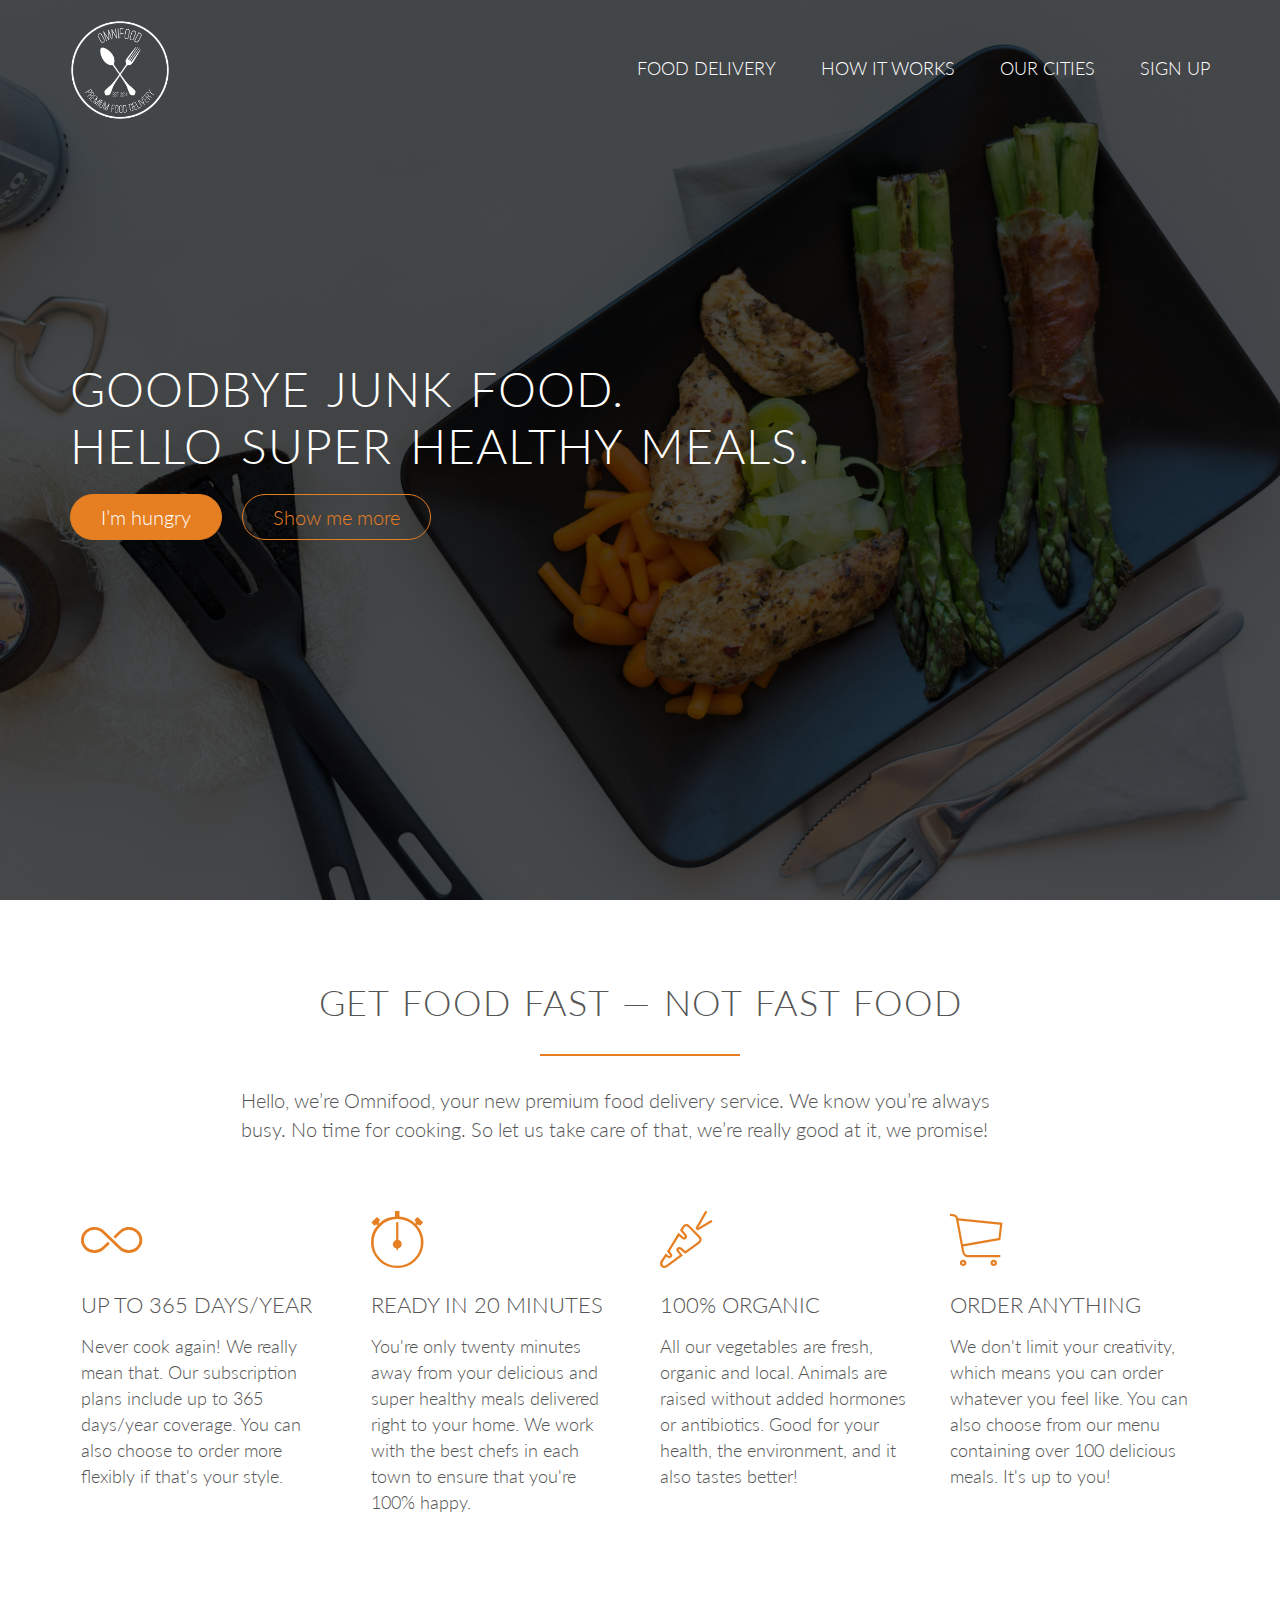
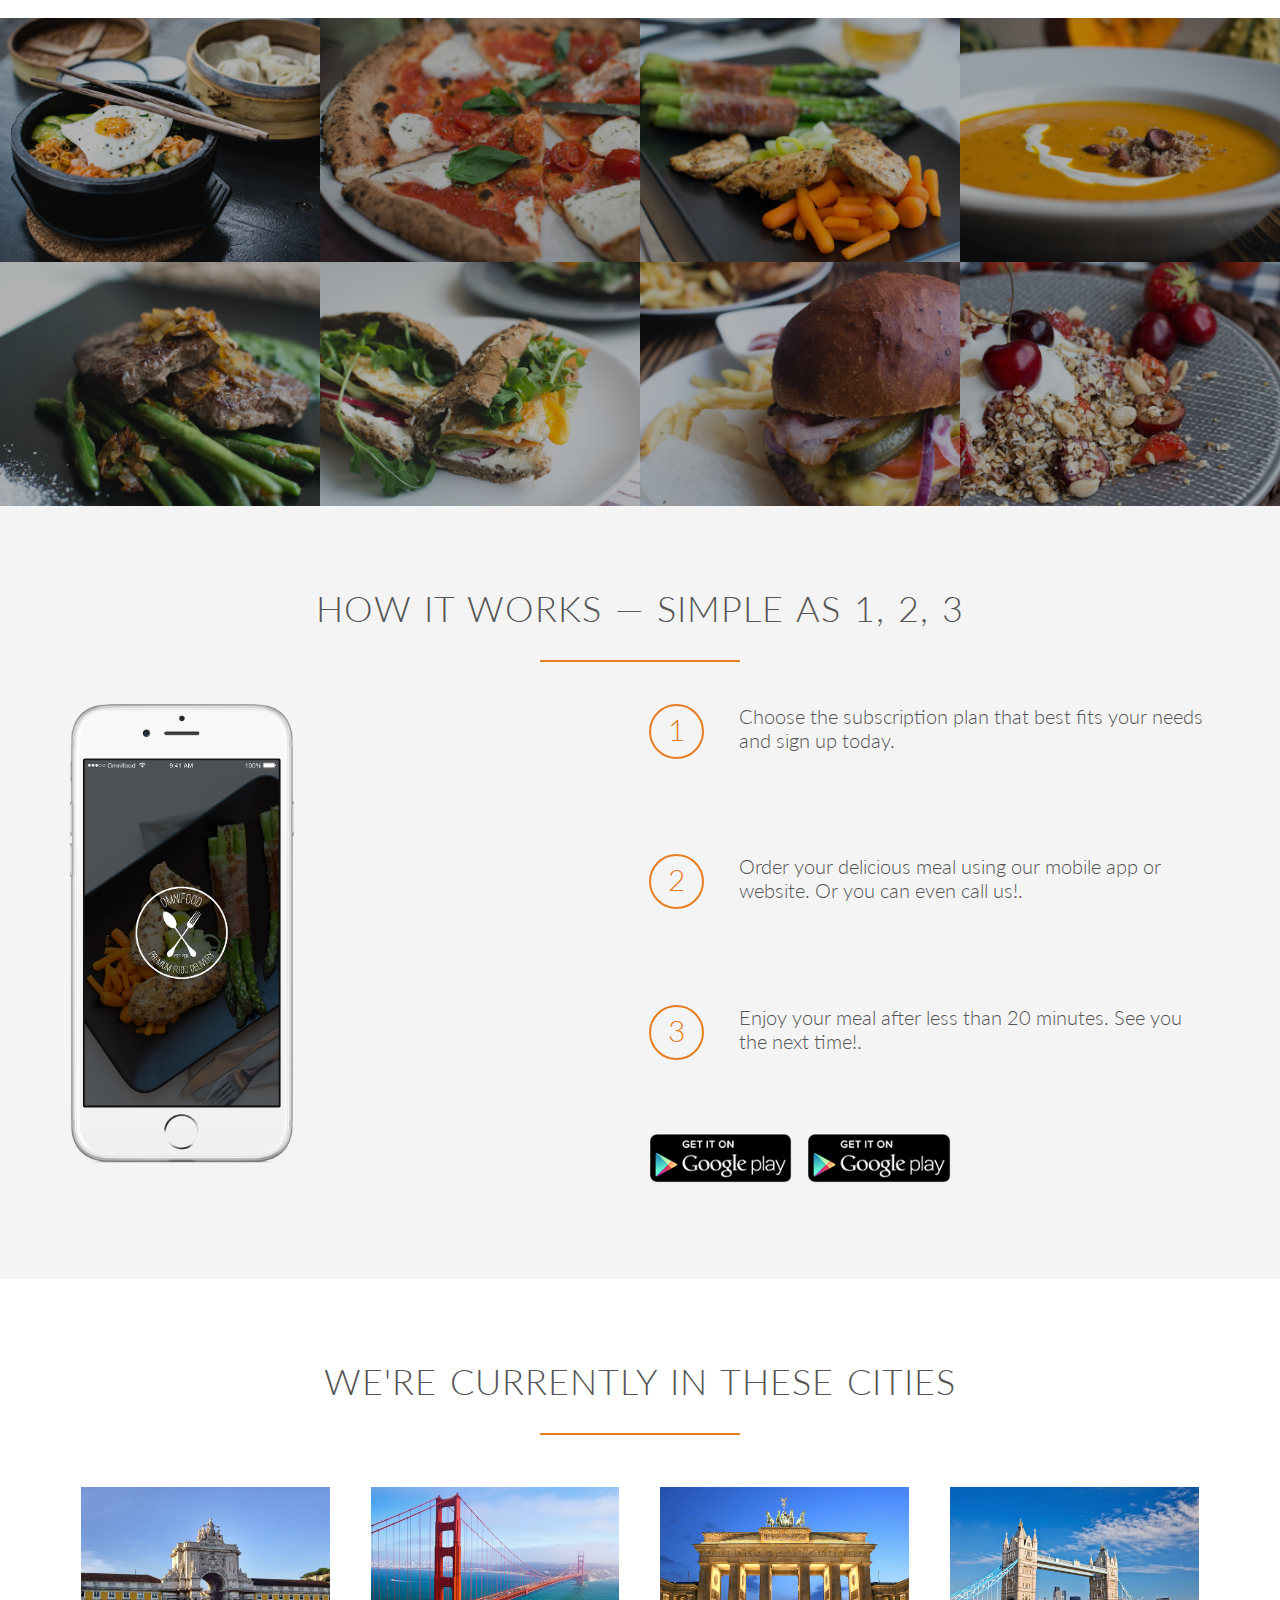
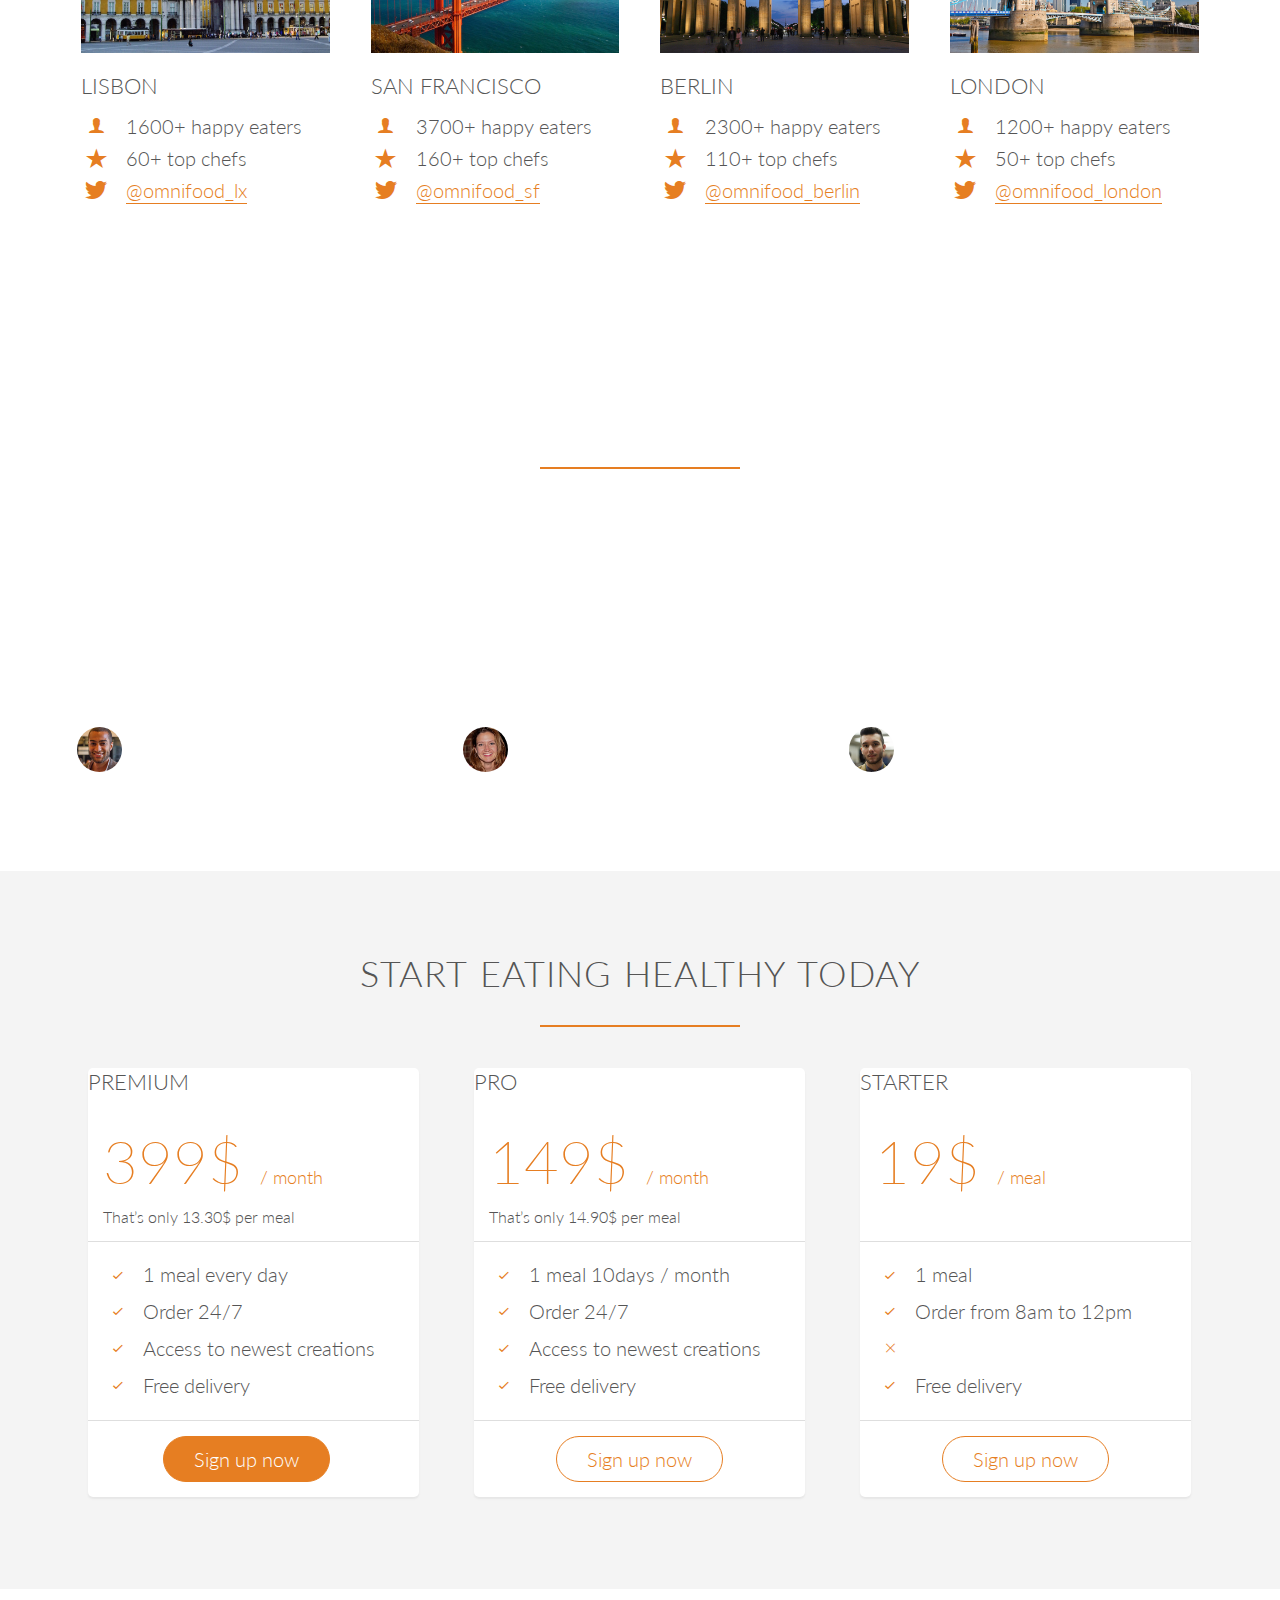
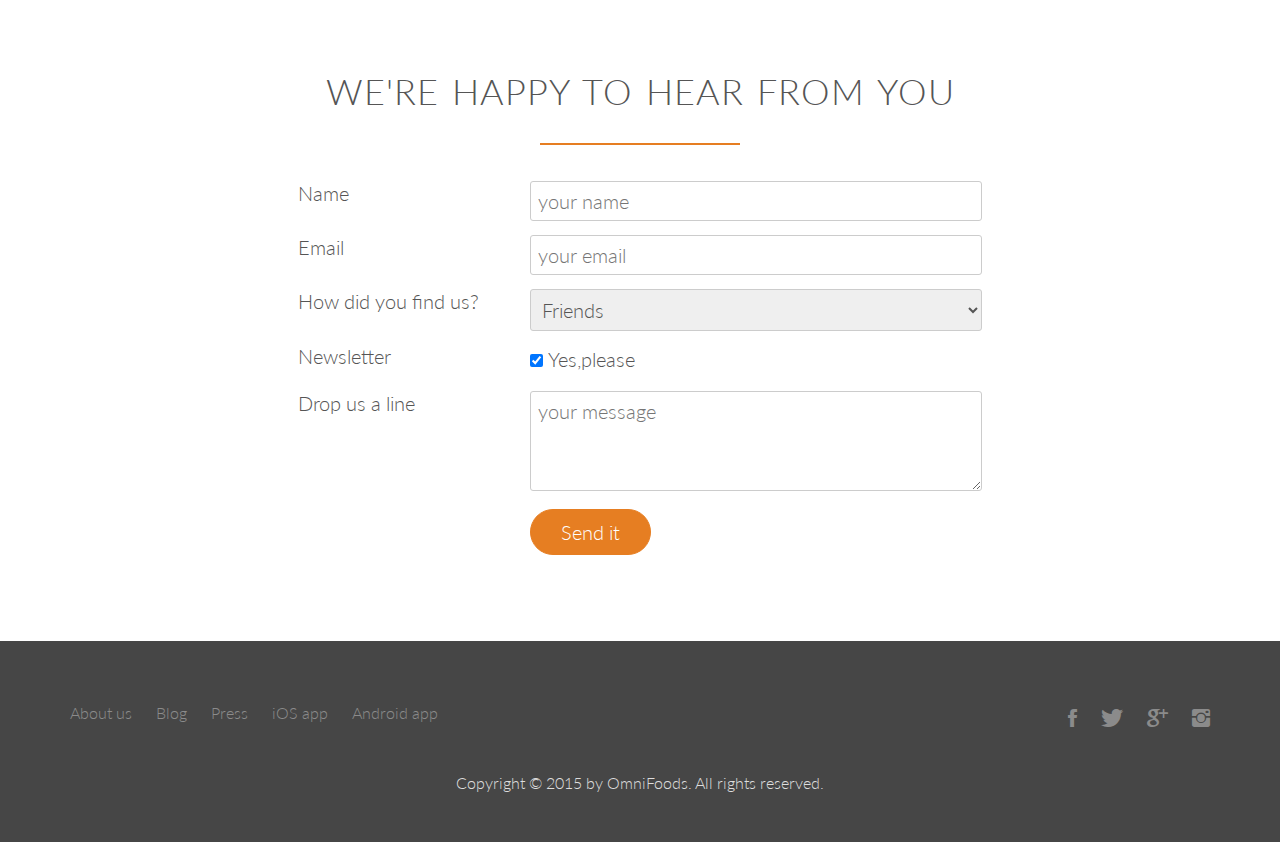
<file: index.html>
<!DOCTYPE html>
<html lang="en">
    <head>
        <meta name="viewport" content="width=device-width, initial-scale=1.0">
        <link rel="stylesheet" type="text/css" href="vendors/css/normalize.css">
        <link rel="stylesheet" type="text/css" href="vendors/css/grid.css">
        <link rel="stylesheet" type="text/css" href="vendors/css/ionicons.min.css">
        <link rel="stylesheet" type="text/css" href="resources/css/style.css">
        <link rel="stylesheet" type="text/css" href="resources/css/queries.css">
        <link href="https://fonts.googleapis.com/css2?family=Lato:ital,wght@0,100;0,300;0,400;1,300&display=swap" rel="stylesheet">
        <title>OmniFood</title>

        <script type="text/javascript">
        function scrollto(section){
            let elemnt = document.getElementById(section);
            elemnt.scrollIntoView({
                behavior: 'smooth'
            });
        }
        function openNav() {
            document.getElementById("mySidenav").style.width = "250px";
            LoadModalDiv();
        }
        function closeNav() {
            document.getElementById("mySidenav").style.width = "0";
            HideModalDiv();
        }
        function LoadModalDiv() {
            var bcgDiv = document.getElementById("modal-div");
            bcgDiv.style.display="block";
                if (bcgDiv != null){         
                    if (document.body.clientHeight > document.body.scrollHeight){
                        bcgDiv.style.height = document.body.clientHeight + "px";
                    }
                    else{
                        bcgDiv.style.height = document.body.scrollHeight + "px" ;
                    }
                    bcgDiv.style.width = "100%";
                }
        }
        function HideModalDiv(){
            var bcgDiv = document.getElementById("modal-div");
            bcgDiv.style.display="none";
        }
        </script>
    </head>
    <body>
        <div id="modal-div" onclick="HideModalDiv(); closeNav();"></div>
        <header>
            <nav>
                <div class="row">
                    <span class="open-side-nav" onclick="openNav()">&#9776;</span>
                    <div id="mySidenav" class="side-nav">
                        <a class="closebtn" onclick="closeNav()">&times;</a>
                        <a onclick="closeNav()" href="#">Food</a>
                        <a onclick="closeNav()" href="#">How</a>
                        <a onclick="closeNav()" href="#">Cities</a>
                        <a onclick="closeNav()" href="#">Sign</a>
                    </div>

                    <img src="resources/img/logo-white.png" alt="Omnifood logo" class="logo">
                    <ul class="main-nav">
                        <li><a href="#">Food delivery</a></li>
                        <li onmousedown="scrollto('how_it_works');"><a href="#">How it works</a></li>
                        <li onmousedown="scrollto('our_cities');"><a href="#">Our cities</a></li>
                        <li onmousedown="scrollto('sign_up');"><a href="#">Sign up</a></li>
                    </ul>
                </div>
            </nav>
            <div class="hero-text-box">
                <h1>Goodbye junk food.<br> Hello super healthy meals.</h1>
                <a class="btn btn-full" href="#">I’m hungry</a>
                <a class="btn btn-ghost" href="#">Show me more</a>
            </div>
            
        </header>
        
        <section class="section-features">
            <div class="row">
                <h2>Get food fast &mdash; not fast food</h2>
                <p class="long-copy">
                    Hello, we’re Omnifood, your new premium food delivery service. We know you’re always busy. No time for cooking. So let us take care of that, we’re really good at it, we promise!
                </p>
            </div>
            
            <div class="row">
                <div class="col span-1-of-4 box">
                    <i class="ion-ios-infinite-outline icon-big"></i>
                    <h3>Up to 365 days/year</h3>
                    <p>
                        Never cook again! We really mean that. Our subscription plans include up to 365 days/year coverage. You can also choose to order more flexibly if that's your style.
                    </p>
                </div>
                
                <div class="col span-1-of-4 box">
                    <i class="ion-ios-stopwatch-outline icon-big"></i>
                    <h3>Ready in 20 minutes</h3>
                    <p>
                        You're only twenty minutes away from your delicious and super healthy meals delivered right to your home. We work with the best chefs in each town to ensure that you're 100% happy.
                    </p>
                </div>
                
                <div class="col span-1-of-4 box">
                    <i class="ion-ios-nutrition-outline icon-big"></i>
                    <h3>100% organic</h3>
                    <p>
                       All our vegetables are fresh, organic and local. Animals are raised without added hormones or antibiotics. Good for your health, the environment, and it also tastes better!
                    </p>
                </div>
                
                <div class="col span-1-of-4 box">
                    <i class="ion-ios-cart-outline icon-big"></i>
                    <h3>Order anything</h3>
                    <p>
                        We don't limit your creativity, which means you can order whatever you feel like. You can also choose from our menu containing over 100 delicious meals. It's up to you!
                    </p>
                </div>
            </div>
        </section>
        
        <section class="section-meals">
            <ul class="meals-showcase clearfix">
                <li>
                    <figure class="meal-photo">
                        <img src="resources/img/1.jpg" alt="Korean bibimbap with egg and vegetables">
                    </figure>
                </li>
                <li>
                    <figure class="meal-photo">
                        <img src="resources/img/2.jpg" alt="Simple italian pizza with cherry tomatoes">
                    </figure>
                </li>
                <li>
                    <figure class="meal-photo">
                        <img src="resources/img/3.jpg" alt="Chicken breast steak with vegetables">
                    </figure>
                </li>
                <li>
                    <figure  class="meal-photo">
                        <img src="resources/img/4.jpg" alt="Autumn pumpkin soup">
                    </figure>
                </li>
            </ul>
            
            <ul class="meals-showcase clearfix">
                <li>
                    <figure class="meal-photo">
                        <img src="resources/img/5.jpg" alt="Paleo beef steak with vegetables">
                    </figure>
                </li>
                <li>
                    <figure class="meal-photo">
                        <img src="resources/img/6.jpg" alt="Healthy baguette with egg and vegetables">
                    </figure>
                </li>
                <li>
                    <figure class="meal-photo">
                        <img src="resources/img/7.jpg" alt="Burger with cheddar and bacon">
                    </figure>
                </li>
                <li>
                    <figure class="meal-photo">
                        <img src="resources/img/8.jpg" alt="Granola with cherries and strawberries">
                    </figure>
                </li>
            </ul>
        </section>
        
        <section class="section-steps" id="how_it_works">
            <div class="row">
                <h2>How it works &mdash; Simple as 1, 2, 3</h2>
            </div>
            <div class="row">
                <div class="col span-1-of-2">
                    <img src="resources/img/app-iPhone.png" alt="Omnifood app on iPhone" class="app-screen">
                </div>
                <div class="col span-1-of-2">
                    <div class="works-step">
                        <div>1</div>
                        <p>Choose the subscription plan that best fits your needs and sign up today.</p>
                    </div>
                </div>
                <div class="col span-1-of-2">
                    <div class="works-step">
                        <div>2</div>
                        <p>Order your delicious meal using our mobile app or website. Or you can even call us!.</p>
                    </div>
                </div>
                <div class="col span-1-of-2">
                    <div class="works-step">
                        <div>3</div>
                        <p>Enjoy your meal after less than 20 minutes. See you the next time!.</p>
                    </div>
                    
                    <a href="#" class="btn-app"><img src="resources/img/download-app-android.png" alt="app store button"></a>
                    <a href="#" class="btn-app"><img src="resources/img/download-app-android.png" alt="app store button"></a>
                </div>
            </div>
        </section>
        
        <section class="section-cities" id="our_cities">
            <div class="row">
                <h2>We're currently in these cities</h2>
            </div>
            <div class="row">
                <div class="col span-1-of-4 box">
                    <img src="resources/img/lisbon-3.jpg" alt="lisbon">
                    <h3>Lisbon</h3>
                    <div class="city-feature">
                    <i class="ion-ios-person icon-small"></i>
                    1600+ happy eaters
                    </div>
                    <div class="city-feature">
                    <i class="ion-ios-star icon-small"></i>
                    60+ top chefs
                    </div>
                    <div class="city-feature">
                    <i class="ion-social-twitter icon-small"></i>
                    <a href="#">@omnifood_lx</a>
                    </div>
                </div>
                
                <div class="col span-1-of-4 box">
                    <img src="resources/img/san-francisco.jpg" alt="San Francisco">
                    <h3>San Francisco</h3>
                    <div class="city-feature">
                    <i class="ion-ios-person icon-small"></i>
                    3700+ happy eaters
                    </div>
                    <div class="city-feature">
                    <i class="ion-ios-star icon-small"></i>
                    160+ top chefs
                    </div>
                    <div class="city-feature">
                    <i class="ion-social-twitter icon-small"></i>
                    <a href="#">@omnifood_sf</a>
                    </div>
                </div>
                
                <div class="col span-1-of-4 box">
                    <img src="resources/img/berlin.jpg" alt="berlin">
                    <h3>Berlin</h3>
                    <div class="city-feature">
                    <i class="ion-ios-person icon-small"></i>
                    2300+ happy eaters
                    </div>
                    <div class="city-feature">
                    <i class="ion-ios-star icon-small"></i>
                    110+ top chefs
                    </div>
                    <div class="city-feature">
                    <i class="ion-social-twitter icon-small"></i>
                    <a href="#">@omnifood_berlin</a>
                    </div>
                </div>
                
                <div class="col span-1-of-4 box">
                    <img src="resources/img/london.jpg" alt="london">
                    <h3>London</h3>
                    <div class="city-feature">
                    <i class="ion-ios-person icon-small"></i>
                    1200+ happy eaters
                    </div>
                    <div class="city-feature">
                    <i class="ion-ios-star icon-small"></i>
                    50+ top chefs
                    </div>
                    <div class="city-feature">
                    <i class="ion-social-twitter icon-small"></i>
                    <a href="#">@omnifood_london</a>
                    </div>
                </div>
            </div>
        </section>
        
        <section class="section-testimonials">
            <div class="row">
                <h2>Our customers can't live without us</h2>
            </div>
            <div class="row">
                <div class="col span-1-of-3">
                    <blockquote>
                        Omnifood is just awesome! I just launched a startup which leaves me with no time for cooking, so Omnifood is a life-saver. Now that I got used to it, I couldn't live without my daily meals!
                        
                        <cite><img src="resources/img/customer-1.jpg">Alberto Duncan</cite>
                    </blockquote>
                </div>
                
                <div class="col span-1-of-3">
                    <blockquote>
                        Inexpensive, healthy and great-tasting meals, delivered right to my home. We have lots of food delivery here in Lisbon, but no one comes even close to Omifood. Me and my family are so in love!
                        
                        <cite><img src="resources/img/customer-2.jpg">Joana Silva</cite>
                    </blockquote>
                </div>
                
                <div class="col span-1-of-3">
                    <blockquote>
                        I was looking for a quick and easy food delivery service in San Franciso. I tried a lot of them and ended up with Omnifood. Best food delivery service in the Bay Area. Keep up the great work!
                        
                        <cite><img src="resources/img/customer-3.jpg">Milton Chapman</cite>
                    </blockquote>
                </div>
            </div>
        </section>
        
        <section class="section-plans" id="sign_up">
            <div class="row">
                <h2>Start eating healthy today</h2>
            </div>
            <div class="row">
                <div class="col span-1-of-3">
                    <div class="plan-box">
                        <h3>Premium</h3>
                        <div>
                            <p class="plan-price">399$ <span>/ month</span></p>
                            <p class="plan-price-meal">That’s only 13.30$ per meal</p>
                        </div>    
                        <div>
                            <ul>
                                <li><i class="ion-ios-checkmark-empty icon-small"></i>1 meal every day</li>
                                <li><i class="ion-ios-checkmark-empty icon-small"></i>Order 24/7</li>
                                <li><i class="ion-ios-checkmark-empty icon-small"></i>Access to newest creations</li>
                                <li><i class="ion-ios-checkmark-empty icon-small"></i>Free delivery</li>
                            </ul>
                        </div>
                    <div>
                        <a href="#" class="btn btn-full">Sign up now</a>
                    </div>
                    </div>
                </div>
                
                <div class="col span-1-of-3">
                    <div class="plan-box">
                        <h3>Pro</h3>
                        <div>
                            <p class="plan-price">149$ <span>/ month</span></p>
                            <p class="plan-price-meal">That’s only 14.90$ per meal</p>
                        </div>
                        <div>
                            <ul>
                                <li><i class="ion-ios-checkmark-empty icon-small"></i>1 meal 10days / month</li>
                                <li><i class="ion-ios-checkmark-empty icon-small"></i>Order 24/7</li>
                                <li><i class="ion-ios-checkmark-empty icon-small"></i>Access to newest creations</li>
                                <li><i class="ion-ios-checkmark-empty icon-small"></i>Free delivery</li>
                            </ul>
                        </div>
                    <div>
                        <a href="#" class="btn btn-ghost">Sign up now</a>
                    </div>
                    </div>
                </div>
                
                <div class="col span-1-of-3">
                    <div class="plan-box">
                        <h3>Starter</h3>
                        <div>
                            <p class="plan-price">19$ <span>/ meal</span></p>
                            <p class="plan-price-meal">&nbsp;</p>
                        </div>
                        <div>
                            <ul>
                                <li><i class="ion-ios-checkmark-empty icon-small"></i>1 meal</li>
                                <li><i class="ion-ios-checkmark-empty icon-small"></i>Order from 8am to 12pm</li>
                                <li><i class="ion-ios-close-empty icon-small"></i></li>
                                <li><i class="ion-ios-checkmark-empty icon-small"></i>Free delivery</li>
                            </ul>
                        </div>
                    <div>
                        <a href="#" class="btn btn-ghost">Sign up now</a>
                    </div>
                    </div>
                </div>
            </div>
        </section>
        
        <section class="section-form">
            <div class="row">
                <h2>We're happy to hear from you</h2>
            </div>
            <div class="row">
                <form method="post" action="#" class="contact-form">
                    <div class="row">
                        <div class="col span-1-of-3">
                            <label for="name">Name</label>
                        </div>
                        <div class="col span-2-of-3">
                            <input type="text" name="name" id="name" placeholder="your name" required>
                        </div>
                    </div>
                    <div class="row">
                        <div class="col span-1-of-3">
                            <label for="email">Email</label>
                        </div>
                        <div class="col span-2-of-3">
                            <input type="email" name="email" id="email" placeholder="your email" required>
                        </div>
                    </div>
                    <div class="row">
                        <div class="col span-1-of-3">
                            <label for="find-us">How did you find us?</label>
                        </div>
                        <div class="col span-2-of-3">
                            <select name="find-us" id="find-us">
                                <option value="friends">Friends</option>
                                <option value="search">Search Engine</option>
                                <option value="ad">Advertisement</option>
                                <option value="other">Other way</option>
                            </select>
                        </div>
                    </div>
                     <div class="row">
                        <div class="col span-1-of-3">
                            <label>Newsletter</label>
                        </div>
                        <div class="col span-2-of-3">
                            <input type="checkbox" name="news" id="news" checked>Yes,please
                        </div>
                    </div>
                    <div class="row">
                        <div class="col span-1-of-3">
                            <label>Drop us a line</label>
                        </div>
                        <div class="col span-2-of-3">
                            <textarea name="message" placeholder="your message"></textarea>
                        </div>
                    </div>
                    <div class="row">
                        <div class="col span-1-of-3">
                            <label>&nbsp;</label>
                        </div>
                        <div class="col span-2-of-3">
                            <input type="submit" value="Send it">
                        </div>
                    </div>
                </form>
            </div>
        </section>
        
        <footer>
            <div class="row">
                <div class="col span-1-of-2">
                    <ul class="footer-nav">
                        <li><a href="#">About us</a></li>
                        <li><a href="#">Blog</a></li>
                        <li><a href="#">Press</a></li>
                        <li><a href="#">iOS app</a></li>
                        <li><a href="#">Android app</a></li>
                    </ul>
                </div>
                <div class="col span-1-of-2">
                    <ul class="social-links">
                        <li><a href="#"><i class="ion-social-facebook"></i></a></li>
                        <li><a href="#"><i class="ion-social-twitter"></i></a></li>
                        <li><a href="#"><i class="ion-social-googleplus"></i></a></li>
                        <li><a href="#"><i class="ion-social-instagram"></i></a></li>
                    </ul>
                </div>
            </div>
            <div class="row">
                <p>
                    Copyright &copy; 2015 by OmniFoods. All rights reserved.
                </p>
            </div>
        </footer>
        
    </body>
</html>
</file>
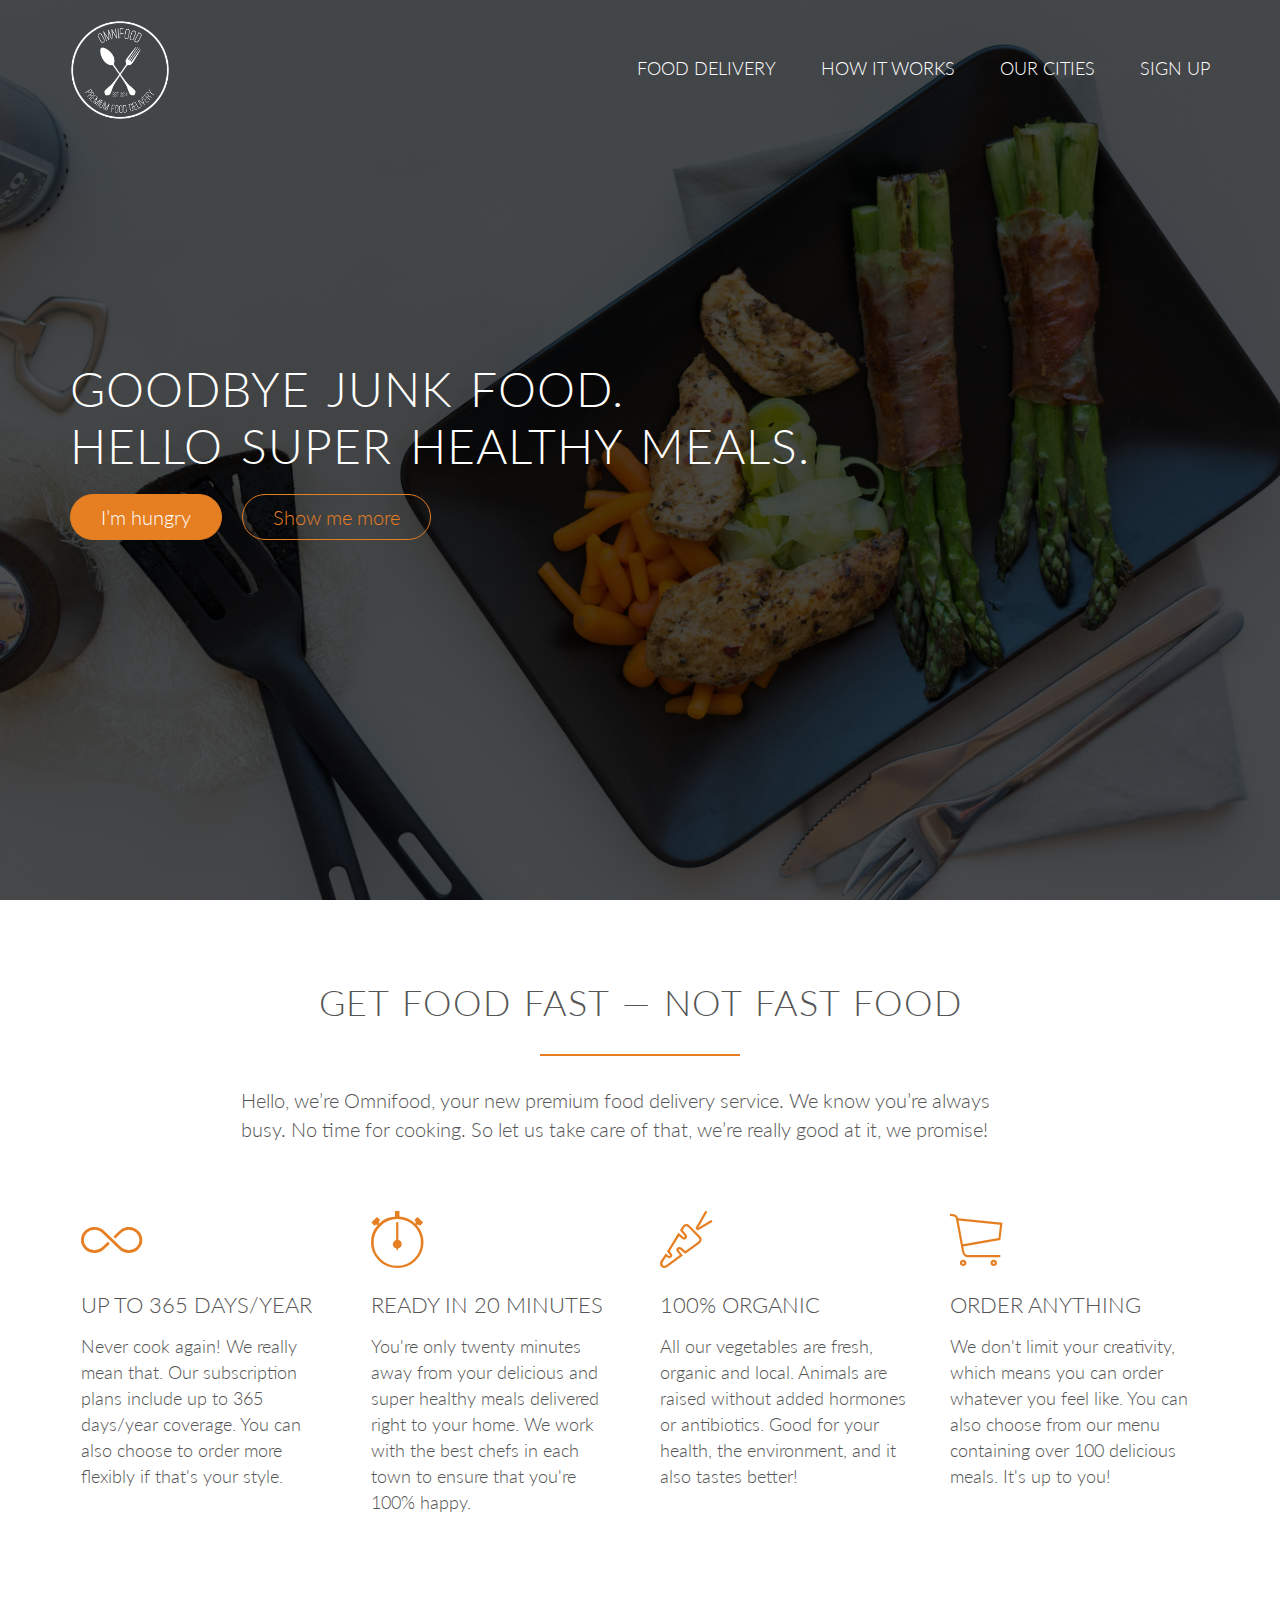
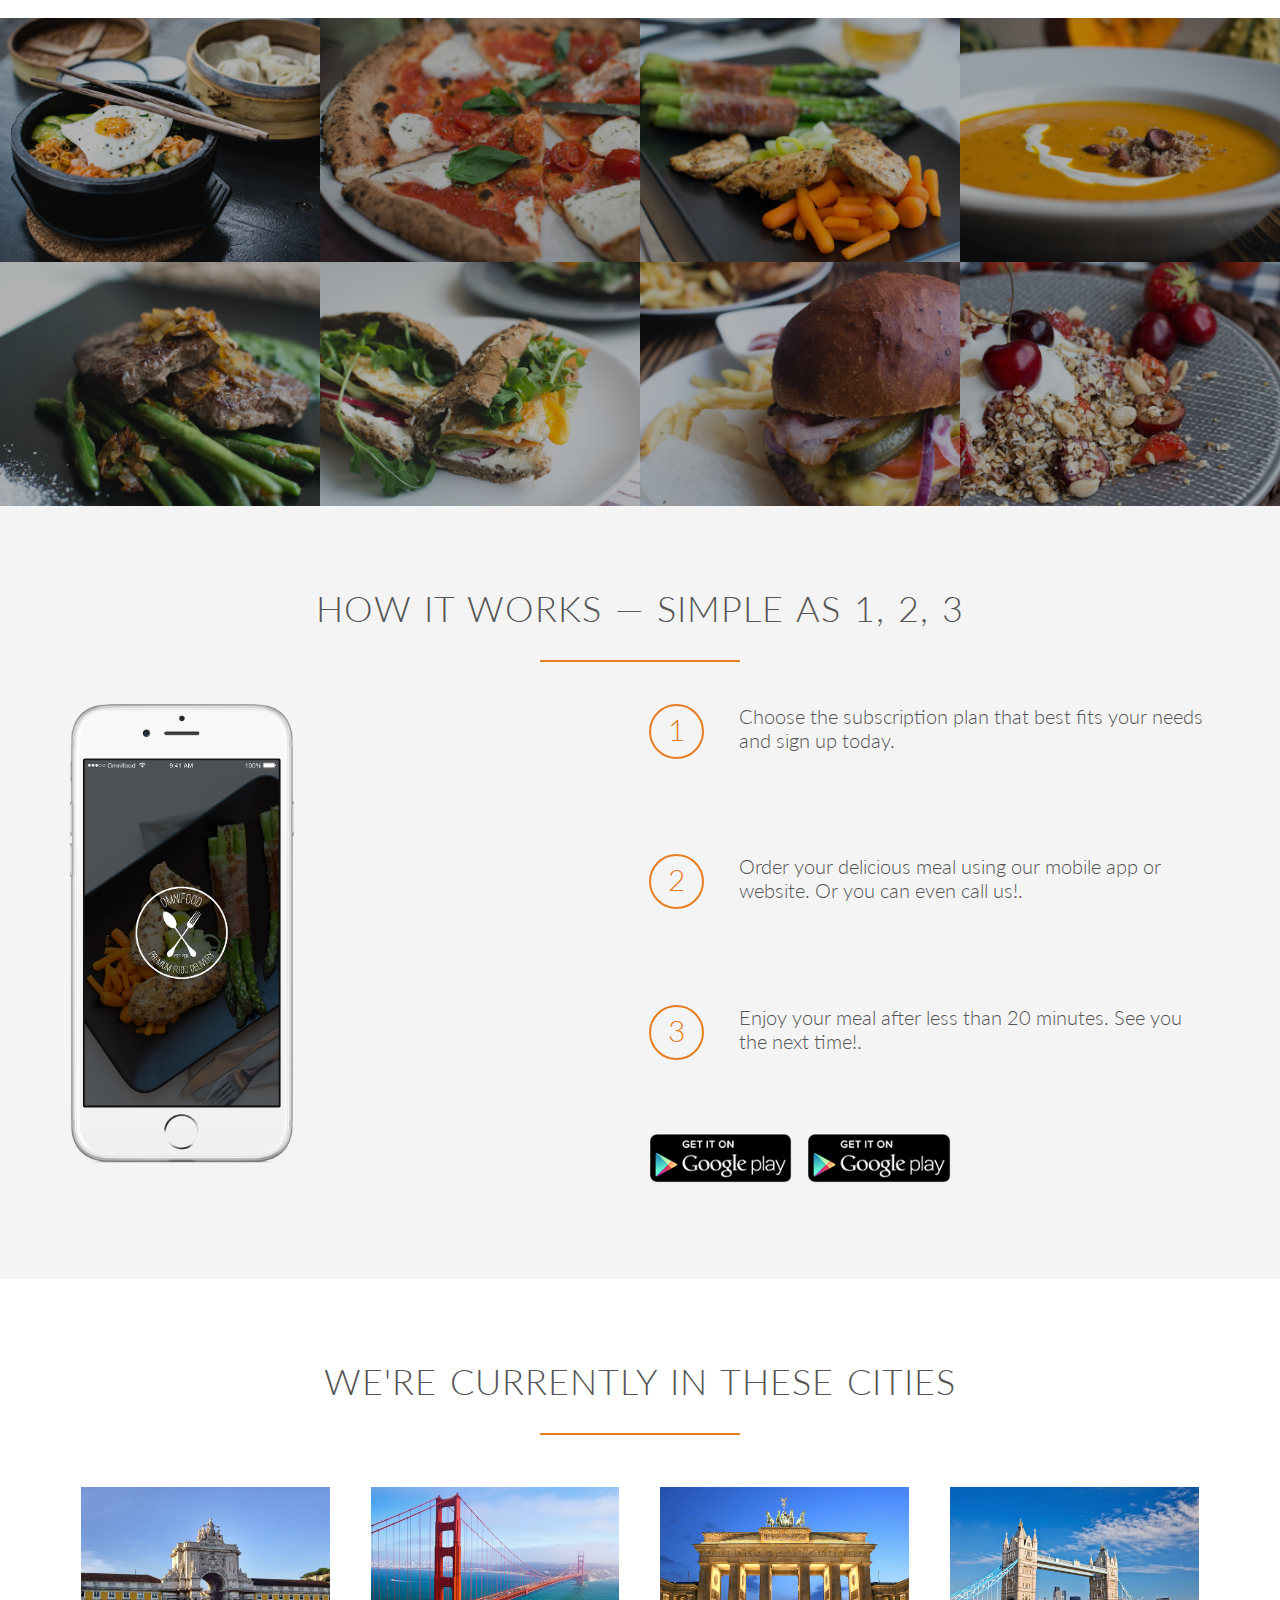
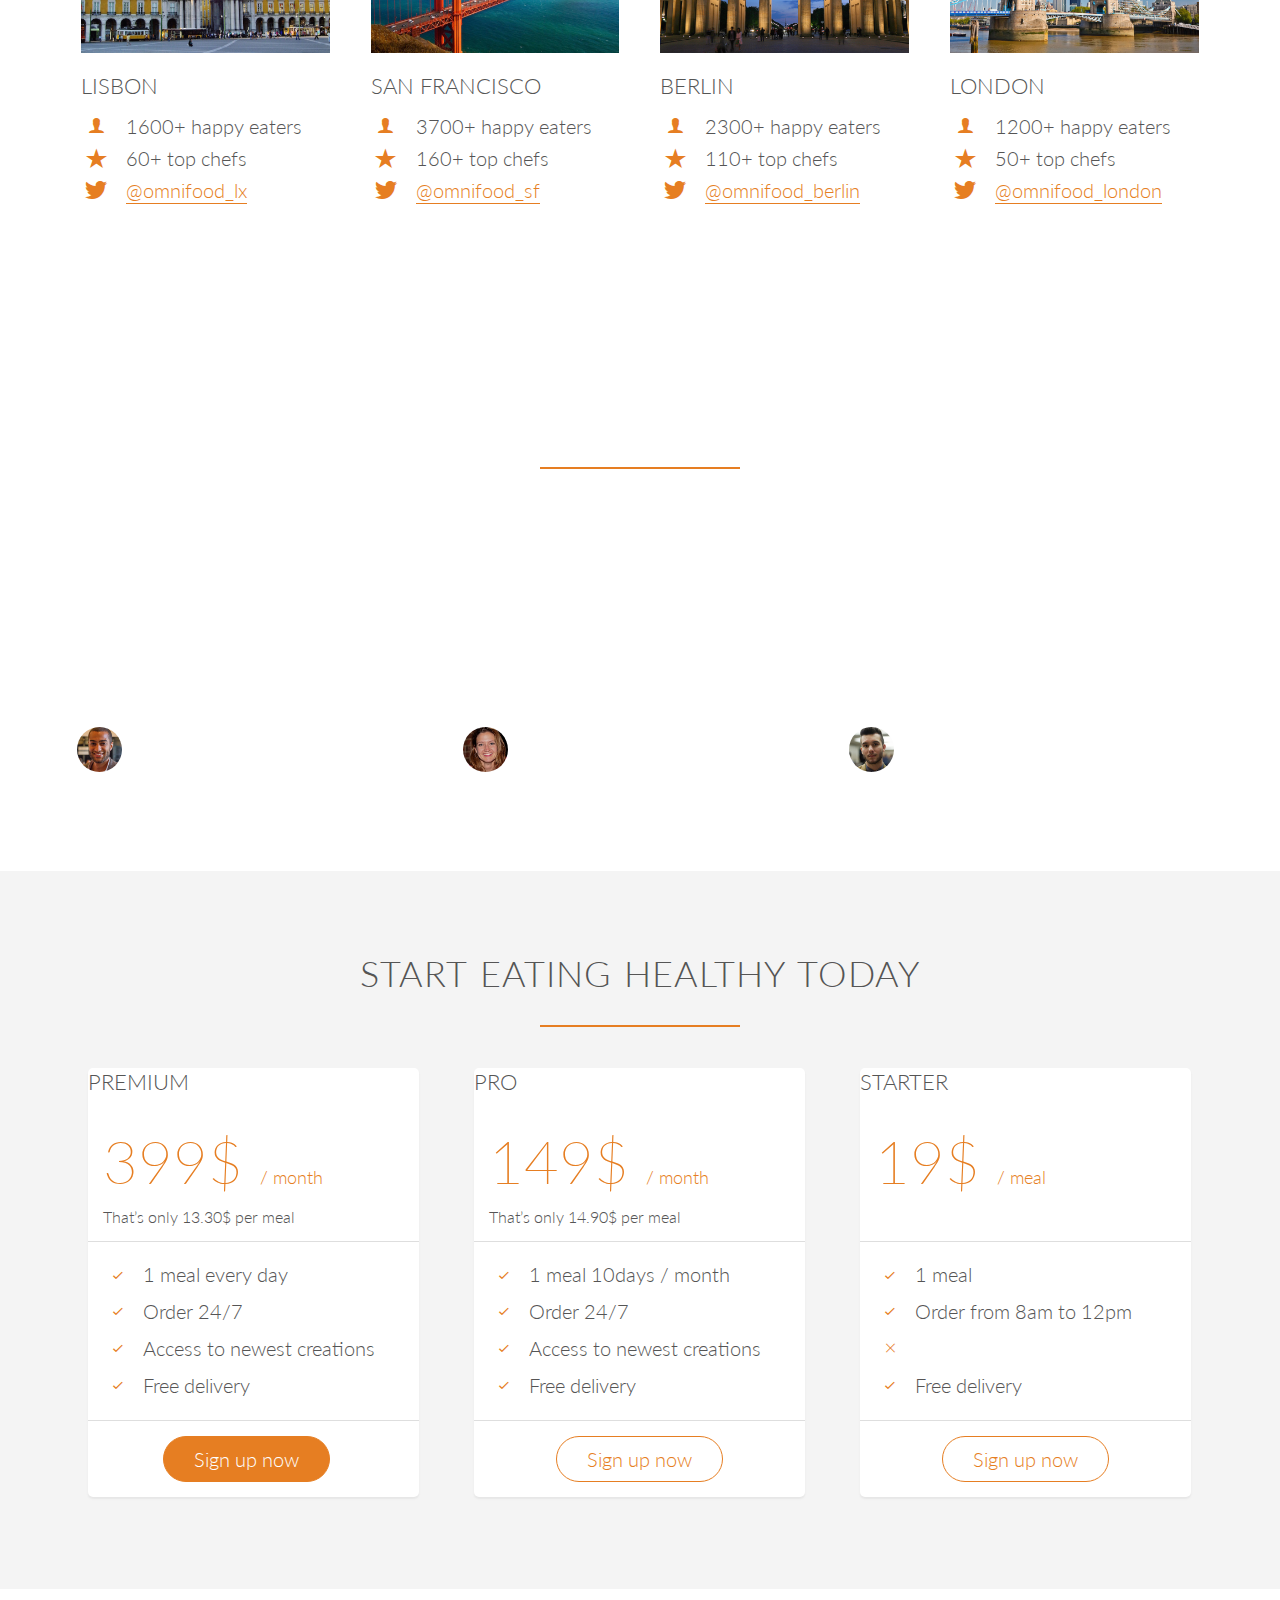
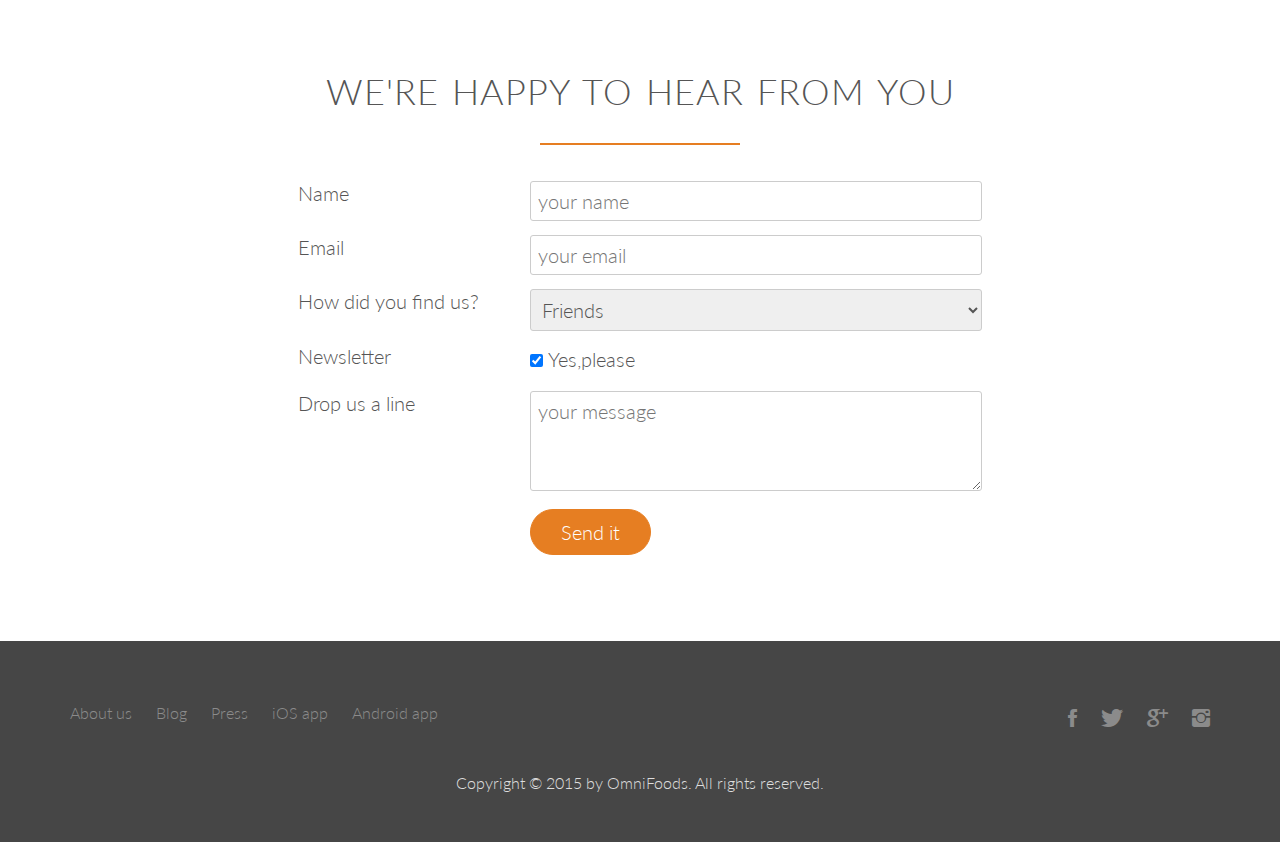
<file: index99.html>
<!DOCTYPE html>
<html lang="en">
    <head>
        <meta name="viewport" content="width=device-width, initial-scale=1.0">
        <link rel="stylesheet" type="text/css" href="vendors/css/normalize.css">
        <link rel="stylesheet" type="text/css" href="vendors/css/grid.css">
        <link rel="stylesheet" type="text/css" href="vendors/css/ionicons.min.css">
        <link rel="stylesheet" type="text/css" href="resources/css/style.css">
        <link rel="stylesheet" type="text/css" href="resources/css/queries.css">
        <link href="https://fonts.googleapis.com/css2?family=Lato:ital,wght@0,100;0,300;0,400;1,300&display=swap" rel="stylesheet">
        <title>OmniFood</title>

        <script type="text/javascript">
        function scrollto(section){
            let elemnt = document.getElementById(section);
            elemnt.scrollIntoView({
                behavior: 'auto'
            });
        }
        
        </script>
    </head>
    <body>
        <header>
            <nav>
                <div class="row">
                    <img src="resources/img/logo-white.png" alt="Omnifood logo" class="logo">
                    <ul class="main-nav">
                        <li><a href="#">Food delivery</a></li>
                        <li onmousedown="scrollto('how_it_works');"><a href="#">How it works</a></li>
                        <li onmousedown="scrollto('our_cities');"><a href="#">Our cities</a></li>
                        <li onmousedown="scrollto('sign_up');"><a href="#">Sign up</a></li>
                    </ul>
                </div>
            </nav>
            <div class="hero-text-box">
                <h1>Goodbye junk food.<br> Hello super healthy meals.</h1>
                <a class="btn btn-full" href="#">I’m hungry</a>
                <a class="btn btn-ghost" href="#">Show me more</a>
            </div>
            
        </header>
        
        <section class="section-features">
            <div class="row">
                <h2>Get food fast &mdash; not fast food</h2>
                <p class="long-copy">
                    Hello, we’re Omnifood, your new premium food delivery service. We know you’re always busy. No time for cooking. So let us take care of that, we’re really good at it, we promise!
                </p>
            </div>
            
            <div class="row">
                <div class="col span-1-of-4 box">
                    <i class="ion-ios-infinite-outline icon-big"></i>
                    <h3>Up to 365 days/year</h3>
                    <p>
                        Never cook again! We really mean that. Our subscription plans include up to 365 days/year coverage. You can also choose to order more flexibly if that's your style.
                    </p>
                </div>
                
                <div class="col span-1-of-4 box">
                    <i class="ion-ios-stopwatch-outline icon-big"></i>
                    <h3>Ready in 20 minutes</h3>
                    <p>
                        You're only twenty minutes away from your delicious and super healthy meals delivered right to your home. We work with the best chefs in each town to ensure that you're 100% happy.
                    </p>
                </div>
                
                <div class="col span-1-of-4 box">
                    <i class="ion-ios-nutrition-outline icon-big"></i>
                    <h3>100% organic</h3>
                    <p>
                       All our vegetables are fresh, organic and local. Animals are raised without added hormones or antibiotics. Good for your health, the environment, and it also tastes better!
                    </p>
                </div>
                
                <div class="col span-1-of-4 box">
                    <i class="ion-ios-cart-outline icon-big"></i>
                    <h3>Order anything</h3>
                    <p>
                        We don't limit your creativity, which means you can order whatever you feel like. You can also choose from our menu containing over 100 delicious meals. It's up to you!
                    </p>
                </div>
            </div>
        </section>
        
        <section class="section-meals">
            <ul class="meals-showcase clearfix">
                <li>
                    <figure class="meal-photo">
                        <img src="resources/img/1.jpg" alt="Korean bibimbap with egg and vegetables">
                    </figure>
                </li>
                <li>
                    <figure class="meal-photo">
                        <img src="resources/img/2.jpg" alt="Simple italian pizza with cherry tomatoes">
                    </figure>
                </li>
                <li>
                    <figure class="meal-photo">
                        <img src="resources/img/3.jpg" alt="Chicken breast steak with vegetables">
                    </figure>
                </li>
                <li>
                    <figure  class="meal-photo">
                        <img src="resources/img/4.jpg" alt="Autumn pumpkin soup">
                    </figure>
                </li>
            </ul>
            
            <ul class="meals-showcase clearfix">
                <li>
                    <figure class="meal-photo">
                        <img src="resources/img/5.jpg" alt="Paleo beef steak with vegetables">
                    </figure>
                </li>
                <li>
                    <figure class="meal-photo">
                        <img src="resources/img/6.jpg" alt="Healthy baguette with egg and vegetables">
                    </figure>
                </li>
                <li>
                    <figure class="meal-photo">
                        <img src="resources/img/7.jpg" alt="Burger with cheddar and bacon">
                    </figure>
                </li>
                <li>
                    <figure class="meal-photo">
                        <img src="resources/img/8.jpg" alt="Granola with cherries and strawberries">
                    </figure>
                </li>
            </ul>
        </section>
        
        <section class="section-steps" id="how_it_works">
            <div class="row">
                <h2>How it works &mdash; Simple as 1, 2, 3</h2>
            </div>
            <div class="row">
                <div class="col span-1-of-2">
                    <img src="resources/img/app-iPhone.png" alt="Omnifood app on iPhone" class="app-screen">
                </div>
                <div class="col span-1-of-2">
                    <div class="works-step">
                        <div>1</div>
                        <p>Choose the subscription plan that best fits your needs and sign up today.</p>
                    </div>
                </div>
                <div class="col span-1-of-2">
                    <div class="works-step">
                        <div>2</div>
                        <p>Order your delicious meal using our mobile app or website. Or you can even call us!.</p>
                    </div>
                </div>
                <div class="col span-1-of-2">
                    <div class="works-step">
                        <div>3</div>
                        <p>Enjoy your meal after less than 20 minutes. See you the next time!.</p>
                    </div>
                    
                    <a href="#" class="btn-app"><img src="resources/img/download-app-android.png" alt="app store button"></a>
                    <a href="#" class="btn-app"><img src="resources/img/download-app-android.png" alt="app store button"></a>
                </div>
            </div>
        </section>
        
        <section class="section-cities" id="our_cities">
            <div class="row">
                <h2>We're currently in these cities</h2>
            </div>
            <div class="row">
                <div class="col span-1-of-4 box">
                    <img src="resources/img/lisbon-3.jpg" alt="lisbon">
                    <h3>Lisbon</h3>
                    <div class="city-feature">
                    <i class="ion-ios-person icon-small"></i>
                    1600+ happy eaters
                    </div>
                    <div class="city-feature">
                    <i class="ion-ios-star icon-small"></i>
                    60+ top chefs
                    </div>
                    <div class="city-feature">
                    <i class="ion-social-twitter icon-small"></i>
                    <a href="#">@omnifood_lx</a>
                    </div>
                </div>
                
                <div class="col span-1-of-4 box">
                    <img src="resources/img/san-francisco.jpg" alt="San Francisco">
                    <h3>San Francisco</h3>
                    <div class="city-feature">
                    <i class="ion-ios-person icon-small"></i>
                    3700+ happy eaters
                    </div>
                    <div class="city-feature">
                    <i class="ion-ios-star icon-small"></i>
                    160+ top chefs
                    </div>
                    <div class="city-feature">
                    <i class="ion-social-twitter icon-small"></i>
                    <a href="#">@omnifood_sf</a>
                    </div>
                </div>
                
                <div class="col span-1-of-4 box">
                    <img src="resources/img/berlin.jpg" alt="berlin">
                    <h3>Berlin</h3>
                    <div class="city-feature">
                    <i class="ion-ios-person icon-small"></i>
                    2300+ happy eaters
                    </div>
                    <div class="city-feature">
                    <i class="ion-ios-star icon-small"></i>
                    110+ top chefs
                    </div>
                    <div class="city-feature">
                    <i class="ion-social-twitter icon-small"></i>
                    <a href="#">@omnifood_berlin</a>
                    </div>
                </div>
                
                <div class="col span-1-of-4 box">
                    <img src="resources/img/london.jpg" alt="london">
                    <h3>London</h3>
                    <div class="city-feature">
                    <i class="ion-ios-person icon-small"></i>
                    1200+ happy eaters
                    </div>
                    <div class="city-feature">
                    <i class="ion-ios-star icon-small"></i>
                    50+ top chefs
                    </div>
                    <div class="city-feature">
                    <i class="ion-social-twitter icon-small"></i>
                    <a href="#">@omnifood_london</a>
                    </div>
                </div>
            </div>
        </section>
        
        <section class="section-testimonials">
            <div class="row">
                <h2>Our customers can't live without us</h2>
            </div>
            <div class="row">
                <div class="col span-1-of-3">
                    <blockquote>
                        Omnifood is just awesome! I just launched a startup which leaves me with no time for cooking, so Omnifood is a life-saver. Now that I got used to it, I couldn't live without my daily meals!
                        
                        <cite><img src="resources/img/customer-1.jpg">Alberto Duncan</cite>
                    </blockquote>
                </div>
                
                <div class="col span-1-of-3">
                    <blockquote>
                        Inexpensive, healthy and great-tasting meals, delivered right to my home. We have lots of food delivery here in Lisbon, but no one comes even close to Omifood. Me and my family are so in love!
                        
                        <cite><img src="resources/img/customer-2.jpg">Joana Silva</cite>
                    </blockquote>
                </div>
                
                <div class="col span-1-of-3">
                    <blockquote>
                        I was looking for a quick and easy food delivery service in San Franciso. I tried a lot of them and ended up with Omnifood. Best food delivery service in the Bay Area. Keep up the great work!
                        
                        <cite><img src="resources/img/customer-3.jpg">Milton Chapman</cite>
                    </blockquote>
                </div>
            </div>
        </section>
        
        <section class="section-plans" id="sign_up">
            <div class="row">
                <h2>Start eating healthy today</h2>
            </div>
            <div class="row">
                <div class="col span-1-of-3">
                    <div class="plan-box">
                        <h3>Premium</h3>
                        <div>
                            <p class="plan-price">399$ <span>/ month</span></p>
                            <p class="plan-price-meal">That’s only 13.30$ per meal</p>
                        </div>    
                        <div>
                            <ul>
                                <li><i class="ion-ios-checkmark-empty icon-small"></i>1 meal every day</li>
                                <li><i class="ion-ios-checkmark-empty icon-small"></i>Order 24/7</li>
                                <li><i class="ion-ios-checkmark-empty icon-small"></i>Access to newest creations</li>
                                <li><i class="ion-ios-checkmark-empty icon-small"></i>Free delivery</li>
                            </ul>
                        </div>
                    <div>
                        <a href="#" class="btn btn-full">Sign up now</a>
                    </div>
                    </div>
                </div>
                
                <div class="col span-1-of-3">
                    <div class="plan-box">
                        <h3>Pro</h3>
                        <div>
                            <p class="plan-price">149$ <span>/ month</span></p>
                            <p class="plan-price-meal">That’s only 14.90$ per meal</p>
                        </div>
                        <div>
                            <ul>
                                <li><i class="ion-ios-checkmark-empty icon-small"></i>1 meal 10days / month</li>
                                <li><i class="ion-ios-checkmark-empty icon-small"></i>Order 24/7</li>
                                <li><i class="ion-ios-checkmark-empty icon-small"></i>Access to newest creations</li>
                                <li><i class="ion-ios-checkmark-empty icon-small"></i>Free delivery</li>
                            </ul>
                        </div>
                    <div>
                        <a href="#" class="btn btn-ghost">Sign up now</a>
                    </div>
                    </div>
                </div>
                
                <div class="col span-1-of-3">
                    <div class="plan-box">
                        <h3>Starter</h3>
                        <div>
                            <p class="plan-price">19$ <span>/ meal</span></p>
                            <p class="plan-price-meal">&nbsp;</p>
                        </div>
                        <div>
                            <ul>
                                <li><i class="ion-ios-checkmark-empty icon-small"></i>1 meal</li>
                                <li><i class="ion-ios-checkmark-empty icon-small"></i>Order from 8am to 12pm</li>
                                <li><i class="ion-ios-close-empty icon-small"></i></li>
                                <li><i class="ion-ios-checkmark-empty icon-small"></i>Free delivery</li>
                            </ul>
                        </div>
                    <div>
                        <a href="#" class="btn btn-ghost">Sign up now</a>
                    </div>
                    </div>
                </div>
            </div>
        </section>
        
        <section class="section-form">
            <div class="row">
                <h2>We're happy to hear from you</h2>
            </div>
            <div class="row">
                <form method="post" action="#" class="contact-form">
                    <div class="row">
                        <div class="col span-1-of-3">
                            <label for="name">Name</label>
                        </div>
                        <div class="col span-2-of-3">
                            <input type="text" name="name" id="name" placeholder="your name" required>
                        </div>
                    </div>
                    <div class="row">
                        <div class="col span-1-of-3">
                            <label for="email">Email</label>
                        </div>
                        <div class="col span-2-of-3">
                            <input type="email" name="email" id="email" placeholder="your email" required>
                        </div>
                    </div>
                    <div class="row">
                        <div class="col span-1-of-3">
                            <label for="find-us">How did you find us?</label>
                        </div>
                        <div class="col span-2-of-3">
                            <select name="find-us" id="find-us">
                                <option value="friends">Friends</option>
                                <option value="search">Search Engine</option>
                                <option value="ad">Advertisement</option>
                                <option value="other">Other way</option>
                            </select>
                        </div>
                    </div>
                     <div class="row">
                        <div class="col span-1-of-3">
                            <label>Newsletter</label>
                        </div>
                        <div class="col span-2-of-3">
                            <input type="checkbox" name="news" id="news" checked>Yes,please
                        </div>
                    </div>
                    <div class="row">
                        <div class="col span-1-of-3">
                            <label>Drop us a line</label>
                        </div>
                        <div class="col span-2-of-3">
                            <textarea name="message" placeholder="your message"></textarea>
                        </div>
                    </div>
                    <div class="row">
                        <div class="col span-1-of-3">
                            <label>&nbsp;</label>
                        </div>
                        <div class="col span-2-of-3">
                            <input type="submit" value="Send it">
                        </div>
                    </div>
                </form>
            </div>
        </section>
        
        <footer>
            <div class="row">
                <div class="col span-1-of-2">
                    <ul class="footer-nav">
                        <li><a href="#">About us</a></li>
                        <li><a href="#">Blog</a></li>
                        <li><a href="#">Press</a></li>
                        <li><a href="#">iOS app</a></li>
                        <li><a href="#">Android app</a></li>
                    </ul>
                </div>
                <div class="col span-1-of-2">
                    <ul class="social-links">
                        <li><a href="#"><i class="ion-social-facebook"></i></a></li>
                        <li><a href="#"><i class="ion-social-twitter"></i></a></li>
                        <li><a href="#"><i class="ion-social-googleplus"></i></a></li>
                        <li><a href="#"><i class="ion-social-instagram"></i></a></li>
                    </ul>
                </div>
            </div>
            <div class="row">
                <p>
                    Copyright &copy; 2015 by OmniFoods. All rights reserved.
                </p>
            </div>
        </footer>
        
    </body>
</html>
</file>
<file: vendors/css/grid.css>
/*  SECTIONS  ============================================================================= */

.section {
	clear: both;
	padding: 0px;
	margin: 0px;
}

/*  GROUPING  ============================================================================= */

.row {
    zoom: 1; /* For IE 6/7 (trigger hasLayout) */
}

.row:before,
.row:after {
    content:"";
    display:table;
}
.row:after {
    clear:both;
}

/*  GRID COLUMN SETUP   ==================================================================== */

.col {
	display: block;
	float:left;
	margin: 1% 0 1% 1.6%;
}

.col:first-child { margin-left: 0; } /* all browsers except IE6 and lower */


/*  REMOVE MARGINS AS ALL GO FULL WIDTH AT 480 PIXELS */

@media only screen and (max-width: 480px) {
	.col { 
		/*margin: 1% 0 1% 0%;*/
        margin: 0;
	}
}


/*  GRID OF TWO   ============================================================================= */


.span-2-of-2 {
	width: 100%;
}

.span-1-of-2 {
	width: 49.2%;
}

/*  GO FULL WIDTH AT LESS THAN 480 PIXELS */

@media only screen and (max-width: 480px) {
	.span-2-of-2 {
		width: 100%; 
	}
	.span-1-of-2 {
		width: 100%; 
	}
}


/*  GRID OF THREE   ============================================================================= */

	
.span-3-of-3 {
	width: 100%; 
}

.span-2-of-3 {
	width: 66.13%; 
}

.span-1-of-3 {
	width: 32.26%; 
}


/*  GO FULL WIDTH AT LESS THAN 480 PIXELS */

@media only screen and (max-width: 480px) {
	.span-3-of-3 {
		width: 100%; 
	}
	.span-2-of-3 {
		width: 100%; 
	}
	.span-1-of-3 {
		width: 100%;
	}
}

/*  GRID OF FOUR   ============================================================================= */

	
.span-4-of-4 {
	width: 100%; 
}

.span-3-of-4 {
	width: 74.6%; 
}

.span-2-of-4 {
	width: 49.2%; 
}

.span-1-of-4 {
	width: 23.8%; 
}


/*  GO FULL WIDTH AT LESS THAN 480 PIXELS */

@media only screen and (max-width: 480px) {
	.span-4-of-4 {
		width: 100%; 
	}
	.span-3-of-4 {
		width: 100%; 
	}
	.span-2-of-4 {
		width: 100%; 
	}
	.span-1-of-4 {
		width: 100%; 
	}
}


/*  GRID OF FIVE   ============================================================================= */

	
.span-5-of-5 {
	width: 100%;
}

.span-4-of-5 {
  	width: 79.68%; 
}

.span-3-of-5 {
  	width: 59.36%; 
}

.span-2-of-5 {
  	width: 39.04%;
}

.span-1-of-5 {
  	width: 18.72%;
}


/*  GO FULL WIDTH AT LESS THAN 480 PIXELS */

@media only screen and (max-width: 480px) {
	.span-5-of-5 {
		width: 100%; 
	}
	.span-4-of-5 {
		width: 100%; 
	}
	.span-3-of-5 {
		width: 100%; 
	}
	.span-2-of-5 {
		width: 100%; 
	}
	.span-1-of-5 {
		width: 100%; 
	}
}


/*  GRID OF SIX   ============================================================================= */


.span-6-of-6 {
	width: 100%;
}

.span-5-of-6 {
  	width: 83.06%;
}

.span-4-of-6 {
  	width: 66.13%;
}

.span-3-of-6 {
  	width: 49.2%;
}

.span-2-of-6 {
  	width: 32.26%;
}

.span-1-of-6 {
  	width: 15.33%;
}


/*  GO FULL WIDTH AT LESS THAN 480 PIXELS */

@media only screen and (max-width: 480px) {
	.span-6-of-6 {
		width: 100%; 
	}
	.span-5-of-6 {
		width: 100%; 
	}
	.span-4-of-6 {
		width: 100%; 
	}
	.span-3-of-6 {
		width: 100%; 
	}
	.span-2-of-6 {
		width: 100%; 
	}
	.span-1-of-6 {
		width: 100%; 
	}
}



/*  GRID OF SEVEN   ============================================================================= */


.span-7-of-7 {
	width: 100%;
}

.span-6-of-7 {
	width: 85.48%;
}

.span-5-of-7 {
  	width: 70.97%;
}

.span-4-of-7 {
  	width: 56.45%;
}

.span-3-of-7 {
  	width: 41.94%;
}

.span-2-of-7 {
  	width: 27.42%;
}

.span-1-of-7 {
  	width: 12.91%;
}


/*  GO FULL WIDTH AT LESS THAN 480 PIXELS */

@media only screen and (max-width: 480px) {
	.span-7-of-7 {
		width: 100%; 
	}
	.span-6-of-7 {
		width: 100%; 
	}
	.span-5-of-7 {
		width: 100%; 
	}
	.span-4-of-7 {
		width: 100%; 
	}
	.span-3-of-7 {
		width: 100%; 
	}
	.span-2-of-7 {
		width: 100%; 
	}
	.span-1-of-7 {
		width: 100%; 
	}
}


/*  GRID OF EIGHT   ============================================================================= */

	
.span-8-of-8 {
	width: 100%;
}

.span-7-of-8 {
	width: 87.3%; 
}

.span-6-of-8 {
	width: 74.6%; 
}

.span-5-of-8 {
	width: 61.9%; 
}

.span-4-of-8 {
	width: 49.2%; 
}

.span-3-of-8 {
	width: 36.5%;
}

.span-2-of-8 {
	width: 23.8%; 
}

.span-1-of-8 {
	width: 11.1%; 
}


/*  GO FULL WIDTH AT LESS THAN 480 PIXELS */

@media only screen and (max-width: 480px) {
	.span-8-of-8 {
		width: 100%; 
	}
	.span-7-of-8 {
		width: 100%; 
	}
	.span-6-of-8 {
		width: 100%; 
	}
	.span-5-of-8 {
		width: 100%; 
	}
	.span-4-of-8 {
		width: 100%; 
	}
	.span-3-of-8 {
		width: 100%; 
	}
	.span-2-of-8 {
		width: 100%; 
	}
	.span-1-of-8 {
		width: 100%; 
	}
}


/*  GRID OF NINE   ============================================================================= */


.span-9-of-9 {
	width: 100%;
}

.span-8-of-9 {
	width: 88.71%;
}

.span-7-of-9 {
	width: 77.42%; 
}

.span-6-of-9 {
	width: 66.13%; 
}

.span-5-of-9 {
	width: 54.84%; 
}

.span-4-of-9 {
	width: 43.55%; 
}

.span-3-of-9 {
	width: 32.26%;
}

.span-2-of-9 {
	width: 20.97%; 
}

.span-1-of-9 {
	width: 9.68%; 
}


/*  GO FULL WIDTH AT LESS THAN 480 PIXELS */

@media only screen and (max-width: 480px) {
	.span-9-of-9 {
		width: 100%; 
	}
	.span-8-of-9 {
		width: 100%; 
	}
	.span-7-of-9 {
		width: 100%; 
	}
	.span-6-of-9 {
		width: 100%; 
	}
	.span-5-of-9 {
		width: 100%; 
	}
	.span-4-of-9 {
		width: 100%; 
	}
	.span-3-of-9 {
		width: 100%; 
	}
	.span-2-of-9 {
		width: 100%; 
	}
	.span-1-of-9 {
		width: 100%; 
	}
}


/*  GRID OF TEN   ============================================================================= */


.span-10-of-10 {
	width: 100%;
}

.span-9-of-10 {
	width: 89.84%;
}

.span-8-of-10 {
	width: 79.68%;
}

.span-7-of-10 {
	width: 69.52%; 
}

.span-6-of-10 {
	width: 59.36%; 
}

.span-5-of-10 {
	width: 49.2%; 
}

.span-4-of-10 {
	width: 39.04%; 
}

.span-3-of-10 {
	width: 28.88%;
}

.span-2-of-10 {
	width: 18.72%; 
}

.span-1-of-10 {
	width: 8.56%; 
}


/*  GO FULL WIDTH AT LESS THAN 480 PIXELS */

@media only screen and (max-width: 480px) {
	.span-10-of-10 {
		width: 100%; 
	}
	.span-9-of-10 {
		width: 100%; 
	}
	.span-8-of-10 {
		width: 100%; 
	}
	.span-7-of-10 {
		width: 100%; 
	}
	.span-6-of-10 {
		width: 100%; 
	}
	.span-5-of-10 {
		width: 100%; 
	}
	.span-4-of-10 {
		width: 100%; 
	}
	.span-3-of-10 {
		width: 100%; 
	}
	.span-2-of-10 {
		width: 100%; 
	}
	.span-1-of-10 {
		width: 100%; 
	}
}


/*  GRID OF ELEVEN   ============================================================================= */

.span-11-of-11 {
	width: 100%;
}

.span-10-of-11 {
	width: 90.76%;
}

.span-9-of-11 {
	width: 81.52%;
}

.span-8-of-11 {
	width: 72.29%;
}

.span-7-of-11 {
	width: 63.05%; 
}

.span-6-of-11 {
	width: 53.81%; 
}

.span-5-of-11 {
	width: 44.58%; 
}

.span-4-of-11 {
	width: 35.34%; 
}

.span-3-of-11 {
	width: 26.1%;
}

.span-2-of-11 {
	width: 16.87%; 
}

.span-1-of-11 {
	width: 7.63%; 
}


/*  GO FULL WIDTH AT LESS THAN 480 PIXELS */

@media only screen and (max-width: 480px) {
	.span-11-of-11 {
		width: 100%; 
	}
	.span-10-of-11 {
		width: 100%; 
	}
	.span-9-of-11 {
		width: 100%; 
	}
	.span-8-of-11 {
		width: 100%; 
	}
	.span-7-of-11 {
		width: 100%; 
	}
	.span-6-of-11 {
		width: 100%; 
	}
	.span-5-of-11 {
		width: 100%; 
	}
	.span-4-of-11 {
		width: 100%; 
	}
	.span-3-of-11 {
		width: 100%; 
	}
	.span-2-of-11 {
		width: 100%; 
	}
	.span-1-of-11 {
		width: 100%; 
	}
}


/*  GRID OF TWELVE   ============================================================================= */

.span-12-of-12 {
	width: 100%;
}

.span-11-of-12 {
	width: 91.53%;
}

.span-10-of-12 {
	width: 83.06%;
}

.span-9-of-12 {
	width: 74.6%;
}

.span-8-of-12 {
	width: 66.13%;
}

.span-7-of-12 {
	width: 57.66%; 
}

.span-6-of-12 {
	width: 49.2%; 
}

.span-5-of-12 {
	width: 40.73%; 
}

.span-4-of-12 {
	width: 32.26%; 
}

.span-3-of-12 {
	width: 23.8%;
}

.span-2-of-12 {
	width: 15.33%; 
}

.span-1-of-12 {
	width: 6.86%; 
}


/*  GO FULL WIDTH AT LESS THAN 480 PIXELS */

@media only screen and (max-width: 480px) {
	.span-12-of-12 {
		width: 100%; 
	}
	.span-11-of-12 {
		width: 100%; 
	}
	.span-10-of-12 {
		width: 100%; 
	}
	.span-9-of-12 {
		width: 100%; 
	}
	.span-8-of-12 {
		width: 100%; 
	}
	.span-7-of-12 {
		width: 100%; 
	}
	.span-6-of-12 {
		width: 100%; 
	}
	.span-5-of-12 {
		width: 100%; 
	}
	.span-4-of-12 {
		width: 100%; 
	}
	.span-3-of-12 {
		width: 100%; 
	}
	.span-2-of-12 {
		width: 100%; 
	}
	.span-1-of-12 {
		width: 100%; 
	}
}
</file>
<file: resources/css/style.css>
/*
Orange color: #e67e22
*/

/*----------------------------------------*/
/*BASIC SETUP*/
/*----------------------------------------*/
* {
    margin: 0;
    padding: 0;
    box-sizing: border-box;
}

html,
body {
    background-color: #fff;
    color: #555;
    font-family: "Lato","Arial","sans-serif";
    font-size: 20px;
    font-weight: 300;
    text-rendering: optimizeLegibility;
    overflow-x: hidden;
}

.clearfix {zoom: 1}
.clearfix:after {
    content: ".";
    clear: both;
    display: block;
    height: 0;
    visibility: hidden;
}

/*----------------------------------------*/
/*REUSABLE COMPONENTS*/
/*----------------------------------------*/

.row {
    max-width: 1140px; 
    margin: 0 auto;
}

section {
    padding: 80px 0;
}

.box {
    padding: 1%;
}

/*-----HEADINGS------*/

h1,
h2,
h3 {
    font-weight: 300;
    text-transform: uppercase;
}

h1 {
    margin-top: 0;
    margin-bottom: 20px;
    color: #fff;
    font-size: 240%;
    word-spacing: 4px;
    letter-spacing: 1px;
}

h2 {
    font-size: 180%;
    word-spacing: 2px;
    text-align: center;
    margin-bottom: 30px;
    letter-spacing: 1px;
}

h3 {
    font-size: 110%;
    margin-bottom: 15px;
}

h2:after {
    display: block;
    height: 2px;
    background-color: #e67e22;
    content: " ";
    width: 200px;
    margin: 0 auto;
    margin-top: 30px;
}

/*-----PARAGRAPHS------*/
.long-copy {
    line-height: 145%; /*line spacing*/
    width: 70%;
    margin-left: 15%;
}

.box p {
    font-size: 90%;
    line-height: 145%;
}

/*-----ICONS------*/
.icon-big {
    font-size: 350%;
    display: block;
    color: #e67e22;
    margin-bottom: 10px;
}

.icon-small {
    display: inline-block;
    width: 30px;
    text-align: center;
    color: #e67e22;
    font-size: 120%;
    margin-right: 10px;
    /*secrets to align text and icons*/
    line-height: 120%;
    vertical-align: middle;
    margin-top: -5px;
}

/*-----LINKS------*/
a:link,
a:visited {
    color: #e67e22;
    text-decoration: none;
    padding-bottom: 1px;
    border-bottom: 1px solid #e67e22;
    transition: border-bottom 0.2s, color 0.2s;
}

a:hover,
a:active {
    color: #555;
    border-bottom: 1px solid transparent; 
}

/*-----BUTTONS------*/
.btn:link,
.btn:visited,
input[type=submit] {
    display: inline-block;
    padding: 10px 30px;
    font-weight: 300;
    text-decoration: none;
    border-radius: 200px;
    transition: background-color 0.2s, border 0.2s, color 0.2s;

}

.btn-full:link,
.btn-full:visited,
input[type=submit] {
    background-color: #e67e22;
    border: 1px solid #e67e22;
    color: #fff;
    margin-right: 15px;
}

.btn-ghost:link,
.btn-ghost:visited {
    border: 1px solid #e67e22;
    color: #e67e22;
}

.btn:hover,
.btn:active,
input[type=submit]:hover,
input[type=submit]:active{
    background-color: #cf6d17;
}

.btn-full:hover,
.btn-full:active,
input[type=submit]{
    border: 1px solid #e67e22;
}

.btn-ghost:hover,
.btn-ghost:active {
    border: 1px solid #e67e22;
    color: #fff;
}


/*----------------------------------------*/
/*SIDE-BAR*/
/*----------------------------------------*/

.open-side-nav{
    font-size:30px;
    cursor:pointer; 
    float: left; 
    z-index: 1; 
    color: white; 
    margin-top: 40px;
    margin-right: 15px;
}

.side-nav {
    height: 100%;
    width: 0;
    position: fixed;
    z-index: 10;
    top: 0;
    left: 0;
    background-color: #111;
    overflow-x: hidden;
    transition: 0.5s;
    padding-top: 60px;
}

.side-nav a {
    padding: 8px 8px 8px 32px;
    text-decoration: none;
    font-size: 25px;
    color: white;
    /* color: #818181; */
    display: block;
    transition: 0.3s;
  }
  
  .side-nav a:hover {
    color: #f1f1f1;
  }
  
  .side-nav .closebtn {
    position: absolute;
    top: 0;
    right: 25px;
    font-size: 36px;
    margin-left: 50px;
    color: white;
  }


/*----------------------------------------*/
/*MODAL*/
/*----------------------------------------*/

#modal-div{
    position:absolute; 
    top:0px; 
    left:0px;
    background-color:black; 
    z-index:8;
    opacity: 0.8;
    filter:alpha(opacity=60); 
    -moz-opacity: 0.8; 
    overflow:hidden; 
    display:none;
}

/*----------------------------------------*/
/*HEADER*/
/*----------------------------------------*/

header {
    background-image: linear-gradient(rgba(0, 0, 0, 0.7), rgba(0, 0, 0, 0.7)),url(img/hero.jpg);
    background-size: cover;
    background-position: center;
    height: 100vh;
    background-attachment: fixed;
}

.hero-text-box {
    position: absolute;
    width: 1140px;
    top: 50%;
    left: 50%;
    transform: translate(-50%,-50%);
}

.logo {
    height: 100px;
    width: auto;
    float: left;
    margin-top: 20px
}

.main-nav {
    float: right;
    list-style: none;
    margin-top: 55px;
}

.main-nav li {
    display: inline-block;
    margin-left: 40px;
}

.main-nav li a:link,
.main-nav li a:visited{
    padding: 8px 0;
    color: #fff;
    text-decoration: none;
    text-transform: uppercase;
    font-size: 90%;
    border-bottom: 2px solid transparent;
    transition: border-bottom 0.2s;
}

.main-nav li a:hover,
.main-nav li a:active{
    border-bottom: 2px solid #e67e22;
}

/*----------------------------------------*/
/*FEATURES*/
/*----------------------------------------*/

.section-features .long-copy{
    margin-bottom: 30px;
}


/*----------------------------------------*/
/*MEALS*/
/*----------------------------------------*/

.section-meals {
    padding: 0;
}

.meals-showcase{
    list-style: none;
    width: 100%;
}

.meals-showcase li {
    display: block;
    float: left;
    width: 25%;
}

.meal-photo {
    width: 100%;
    margin: 0;
    overflow: hidden;
    background-color: #000;
}

.meal-photo img {
    opacity: 0.7;
    width: 100%;
    height: auto;
    transform: scale(1.15);
    transition: transform 0.5s, opacity 0.5s;
}

.meal-photo img:hover {
    opacity: 1;
    transform: scale(1.03);
}

/*----------------------------------------*/
/*HOW IT WORKS*/
/*----------------------------------------*/

.section-steps {
    background-color: #f4f4f4;
}

.steps-box:first-child {
    text-align: right;
    padding-right: 3%;
    margin-top: 30px;
}

.steps-box:last-child {
    padding-left: 3%;
    margin-top: 70px;
}

.app-screen {
    width: 40%;
}

.works-step {
    margin-bottom: 50px;
}

.works-step:last-of-type {
    margin-bottom: 80px;
}

.works-step div {
    color: #e67e22;
    border: 2px solid #e67e22;
    display: inline-block;
    border-radius: 50%;
    height: 55px;
    width: 55px;
    text-align: center;
    padding: 5px;
    float: left;
    font-size: 150%;
    margin-right: 35px;
}

.btn-app:link,
.btn-app:visited {
    border: 0;
}

.btn-app img {
    height: 50px;
    width: auto;
    margin-right: 10px;
}

/*----------------------------------------*/
/*CITIES*/
/*----------------------------------------*/

.box img {
    width: 100%;
    height: auto;
    margin-bottom: 15px;
}

.city-feature {
    margin-bottom: 5px;
}


/*----------------------------------------*/
/*TESTIMONIALS*/
/*----------------------------------------*/

.section-testimonials {
    background-image: linear-gradient(rgba(0, 0, 0, 0.8),rgba(0, 0, 0, 0.8)),url(img/back-customers.jpg);
    background-size: cover;
    color: #fff;
    background-attachment: fixed;
}

blockquote {
    padding: 2%;
    font-style: italic;
    line-height: 145%;
    position: relative;
    margin-top: 40px;
}

cite {
    font-size: 90%;
    margin-top: 25px;
    display: block;
}

blockquote:before {
    content: "\201C";
    font-size: 500%;
    display: block;
    position: absolute;
    top: -5px;
    left: -3px;
}

cite img {
    height: 45px;
    border-radius: 50%;
    margin-right: 10px;
    vertical-align: middle;
}


/*----------------------------------------*/
/*PLANS*/
/*----------------------------------------*/

.section-plans {
    background-color: #f4f4f4;
}

.plan-box {
    background-color: #fff;
    border-radius: 5px;
    width: 90%;
    margin-left: 5%;
    box-shadow: 0 2px 2px #e6e6e6;
}

.plan-box div {
    padding: 15px;
    border-bottom: 1px solid #dedede;
}

.plan-box div:first-child {
    background-color: #e3e3e3;
    border-top-left-radius: 5px;
    border-top-right-radius: 5px
}

.plan-box div:last-child {
    text-align: center;
    border: none;
}

.plan-price {
    font-size: 300%;
    margin-bottom: 10px;
    font-weight: 200;
    color: #e67e22
}

.plan-price span {
    font-size: 30%;
    font-weight: 300;
}

.plan-price-meal {
    font-size: 80%;
}

.plan-box ul {
    list-style: none;
}

.plan-box ul li {
    padding: 5px 0;
}


/*----------------------------------------*/
/*CONTACT*/
/*----------------------------------------*/

.contact-form {
    width: 60%;
    margin: 0 auto;
}

input[type=text],
input[type=email],
select,
textarea {
    width: 100%;
    padding: 7px;
    border-radius: 3px;
    border: 1px solid #ccc;
}

textarea {
    height: 100px;
}

input[type=checkbox] {
    margin: 10px 5px 10px 0;
}

*:focus {
    outline: none;
}


/*----------------------------------------*/
/*FOOTER*/
/*----------------------------------------*/

footer {
    background-color: #464646;
    padding: 50px;
    font-size: 80%;
}

.footer-nav {
    list-style: none;
    float: left;
}

.social-links {
    list-style: none;
    float: right;
}

.footer-nav li,
.social-links li{
    display: inline-block;
    margin-right: 20px;
}

.footer-nav li:last-child,
.social-links li:last-child {
    margin: 0;
}

.footer-nav li a:link,
.footer-nav li a:visited,
.social-links li a:link,
.social-links li a:visited{
    text-decoration: none;
    border: 0;
    color: #8b8b8b;
    transition: color 0.2s;
}

.footer-nav li a:hover,
.footer-nav li a:active {
    color: #ddd;
}

.social-links li a:link,
.social-links li a:visited {
    font-size: 150%;
}

.ion-social-facebook,
.ion-social-twitter,
.ion-social-googleplus,
.ion-social-instagram {
    transition: color 0.2s;
}

.ion-social-facebook:hover {
    color: #3b5998;
}

.ion-social-twitter:hover {
    color: #55acee;
}

.ion-social-googleplus:hover {
    color: #dd4b39;
}

.ion-social-instagram:hover {
    color: #e95950;
}

footer p {
    color: #ddd;
    text-align: center;
    margin-top: 30px;
}
</file>
<file: resources/css/queries.css>
/* big tablets to 1200px (width smaller than 1140px row)*/
@media only screen and (min-width: 767px) {

    .open-side-nav { display: none;}
}


@media only screen and (max-width: 1200px) {
    .hero-text-box {
    width: 100%;
        padding: 0 2%;
    }
    
    .row { padding: 0 2%; }
} 


/* small tablets to big tablets from 767px-1023px */
@media only screen and (max-width: 1023px) {
    body { font-size: 18px; }
    section { padding: 60px 0; }

    .long-copy {
    width: 80%;
    margin-left: 10%;
    }
    
    .steps-box { margin-top: 10px; }
    .steps-box:last-child { margin-top: 10px; }
    .works-steps { margin-bottom: 40px; }
    .works-steps:last-of-type { margin-bottom: 80px; }
    
    .app-screen { width: 50%; }
    
    .icon-small { 
        width: 17px;
        margin-right: 5px;
    }
    .city-feature { font-size: 90%; }
    
    .plan-box {
        width: 100%;
        margin-left: 0%;
    }
    
    .plan-price { font-size: 250%; }
    .contact-form { width: 80%; }
} 


/* small phones to small tablets from 481-767px */
@media only screen and (max-width: 767px) {
    body { font-size: 16px; }
    section { padding: 30px 0; }
    
    .row,
    .hero-text-box { padding: 0 4%; }
    .col { 
        width: 100%;
        margin: 0% 0 4% 0%;
    }
    .main-nav { display: none;}
    
    h1 { font-size: 180%; }
    h2 { font-size: 150%; }
    
    .long-copy {
    width: 100%;
    margin-left: 0%;
    }
    
    .app-screen { width: 50%; }
    .steps-box:first-child { text-align: center; }
    
    .works-step div {

    height: 40px;
    width: 40px;
    padding: 4x;
    margin-right: 15px;
    font-size: 120%;
}
    
    .works-step { margin-bottom: 20px; }
    .works-step:last-of-type { margin-bottom: 20px; }
} 


/* small phones: from 0-480px */
@media only screen and (max-width: 480px) {
    section { padding: 25px 0px; }
    .contact-form { width: 100%; }
}
</file>
